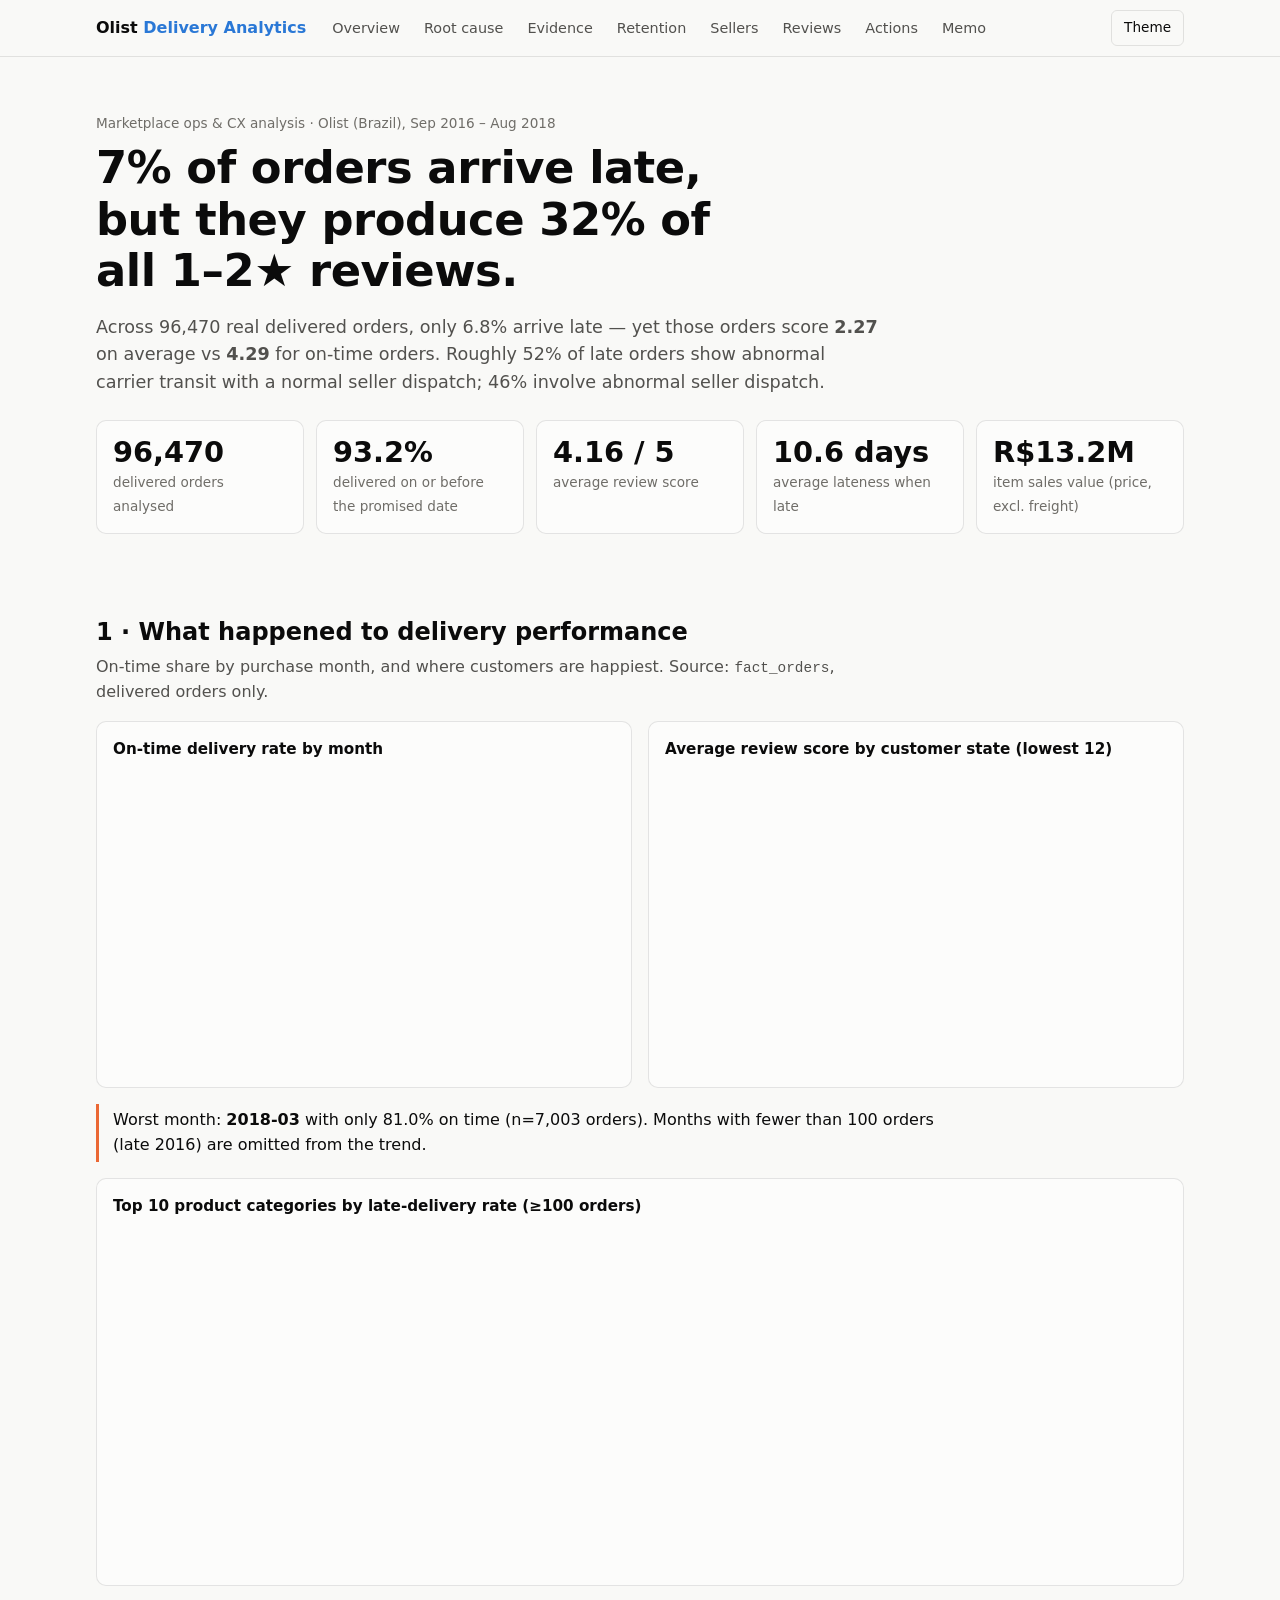
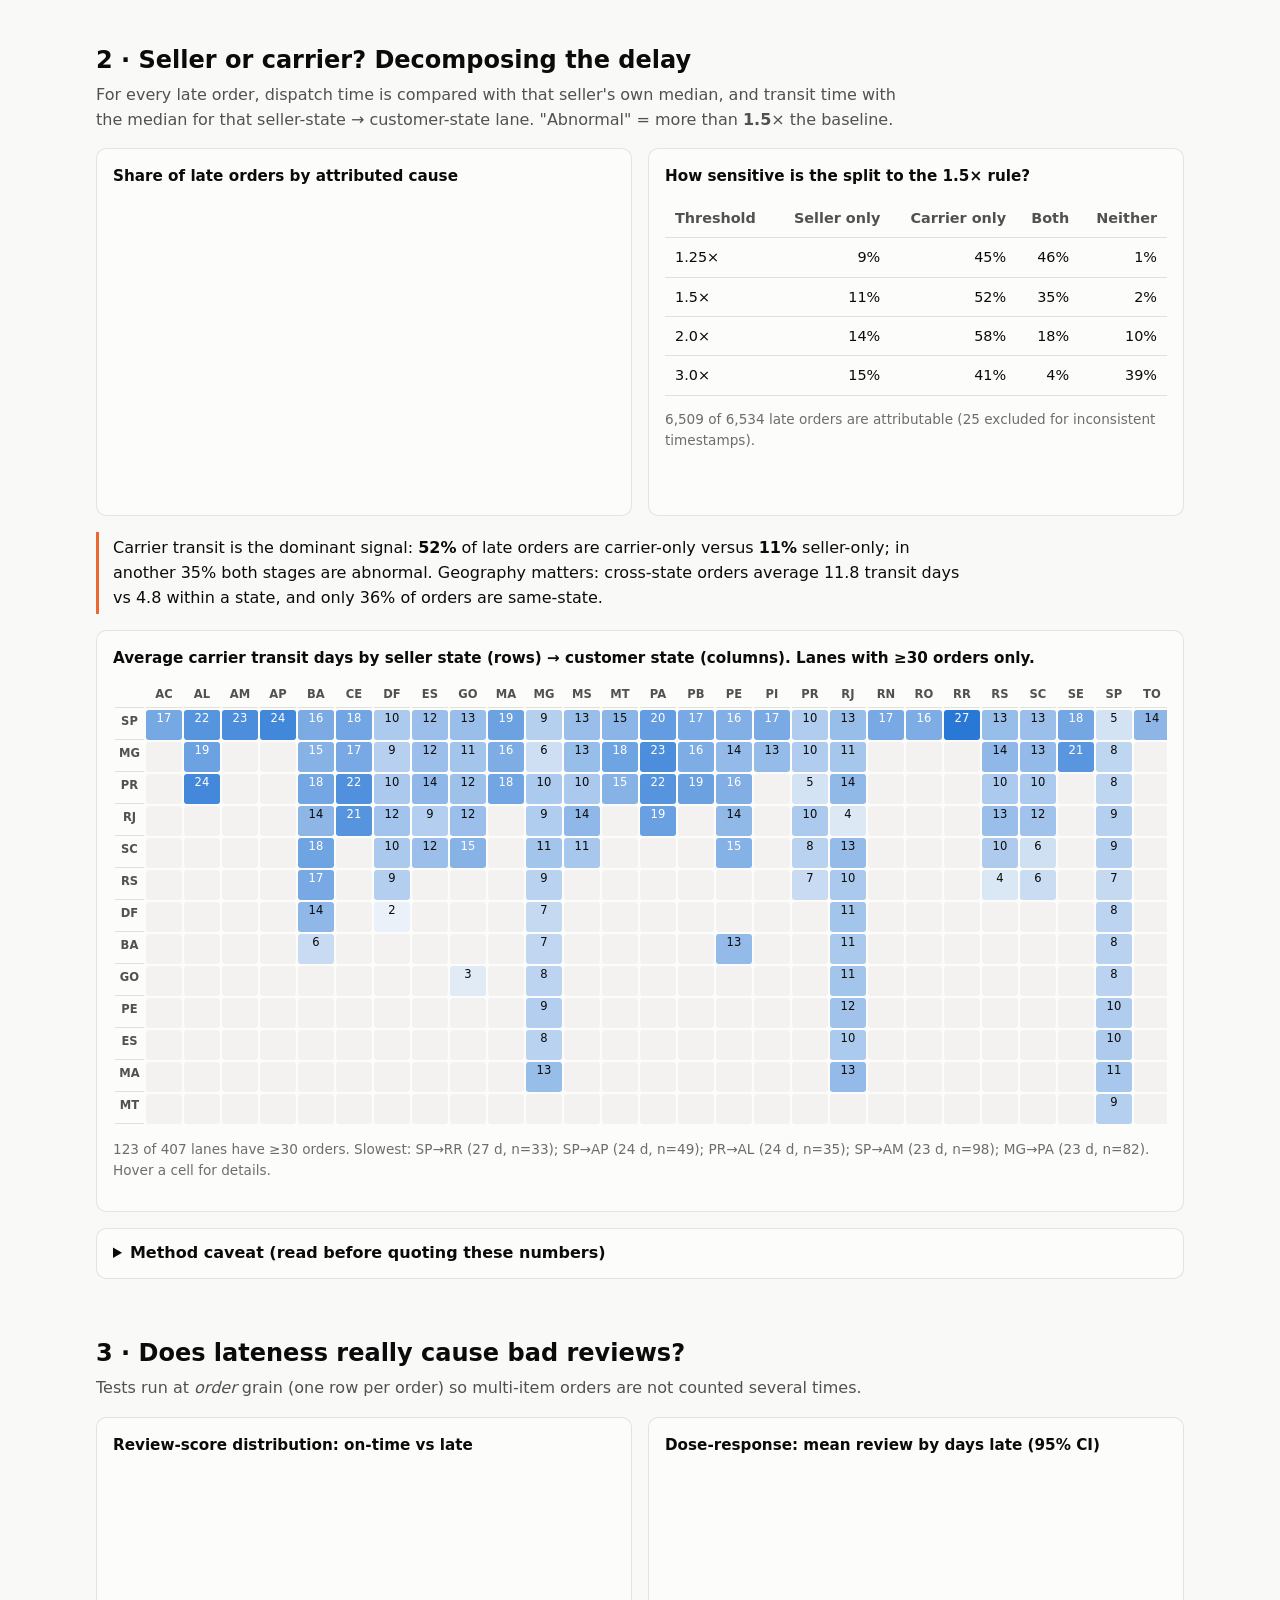
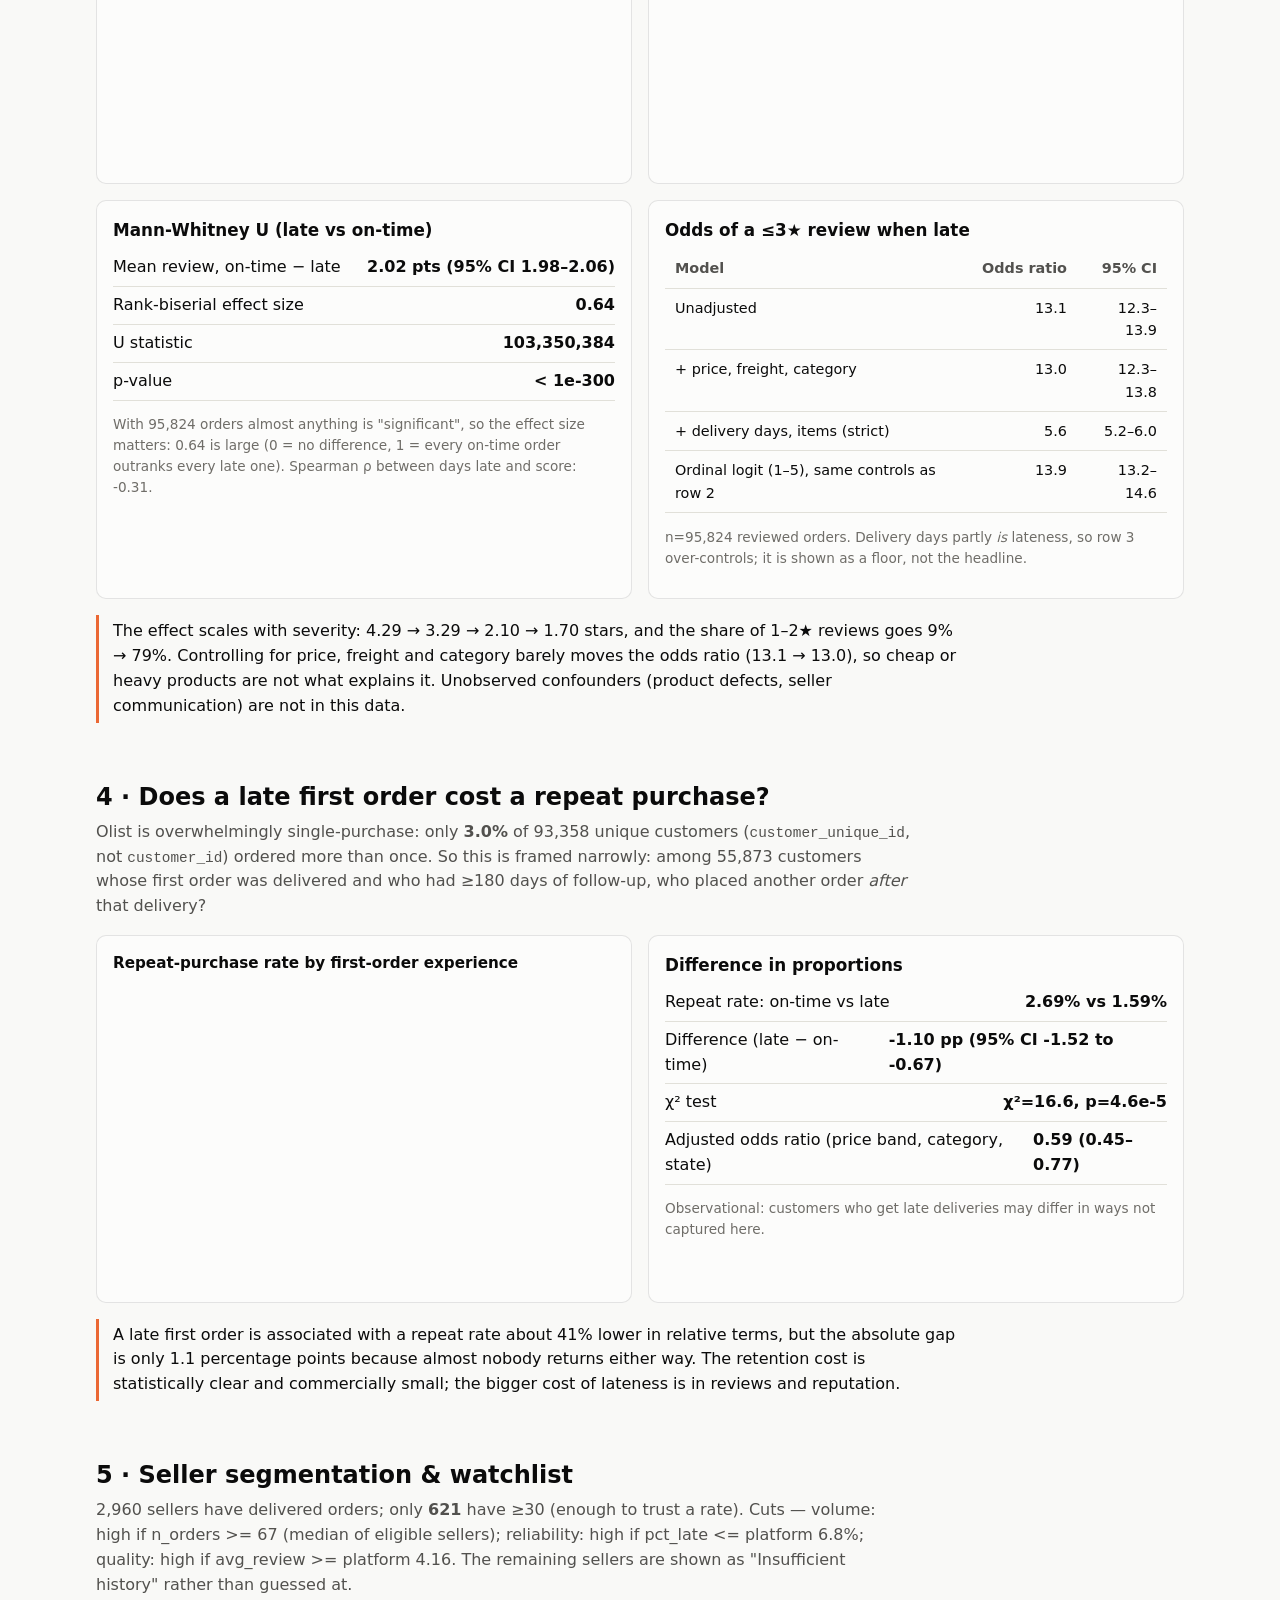
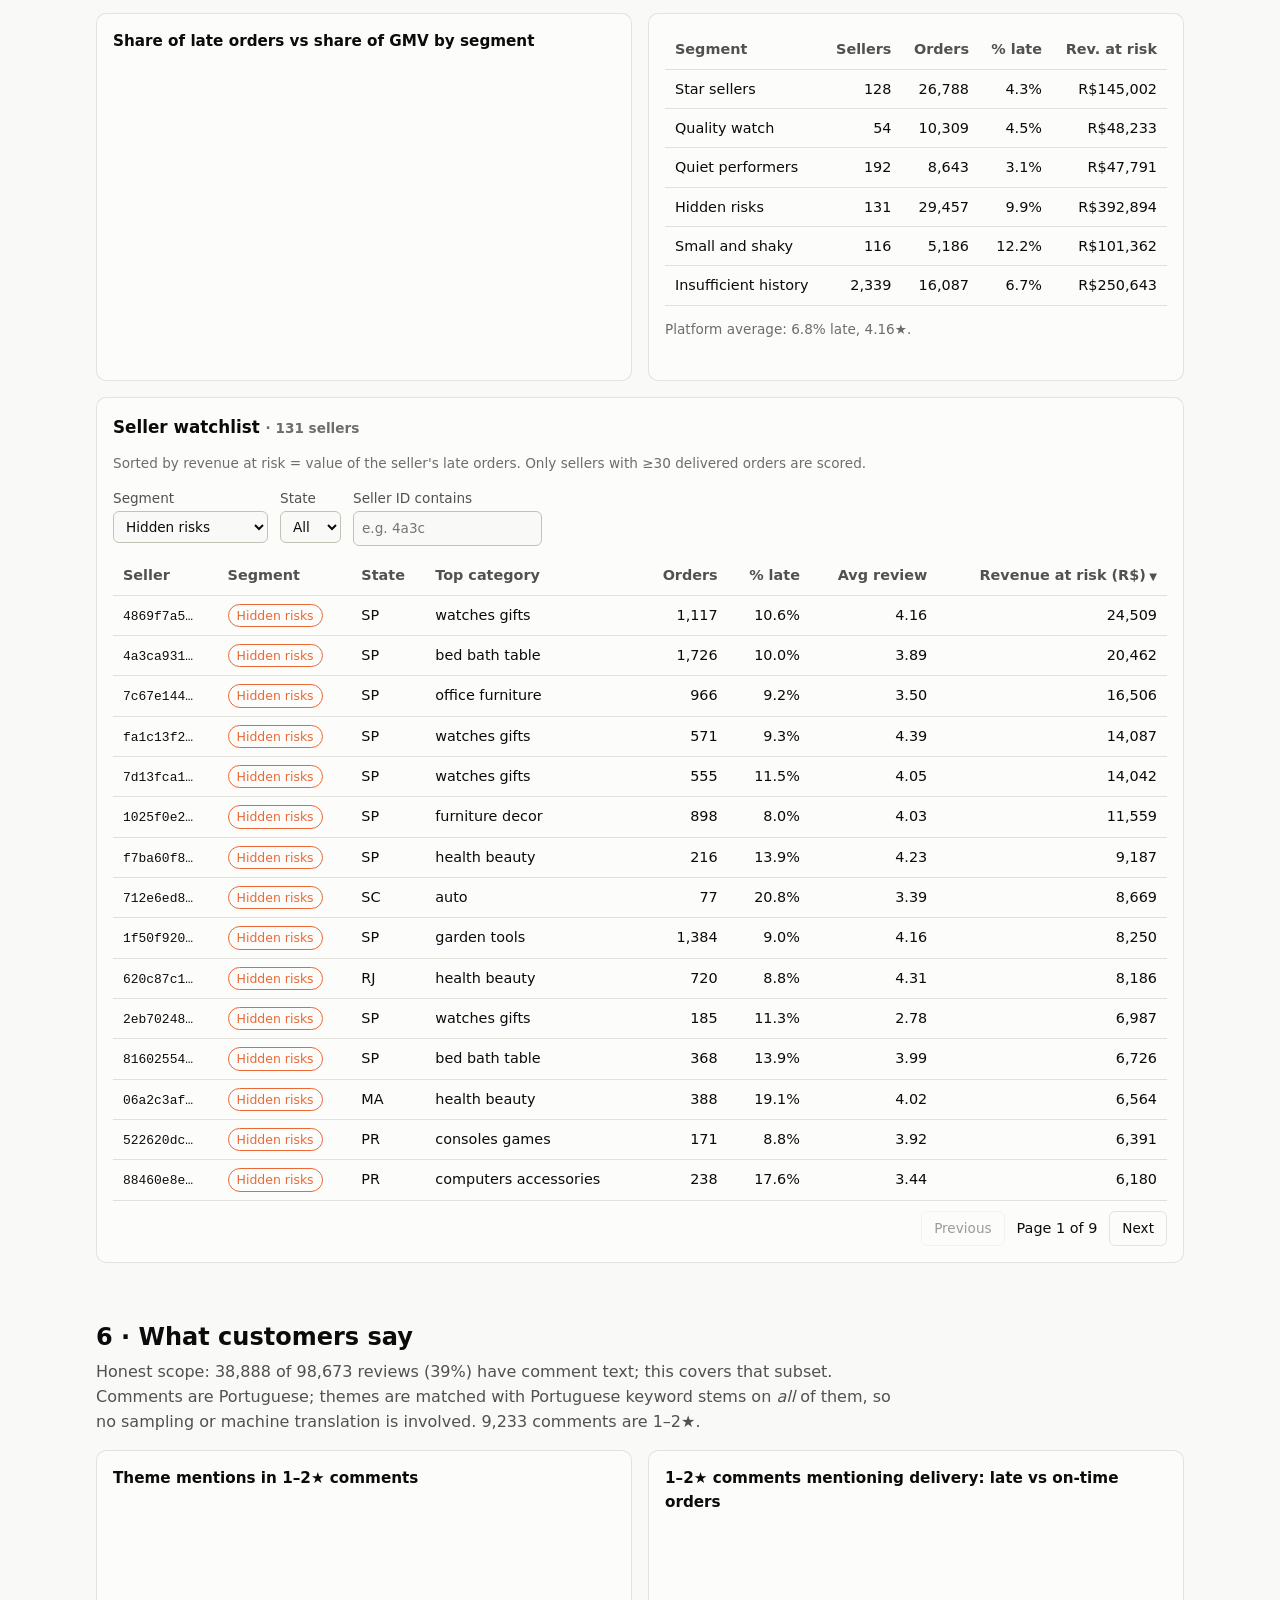
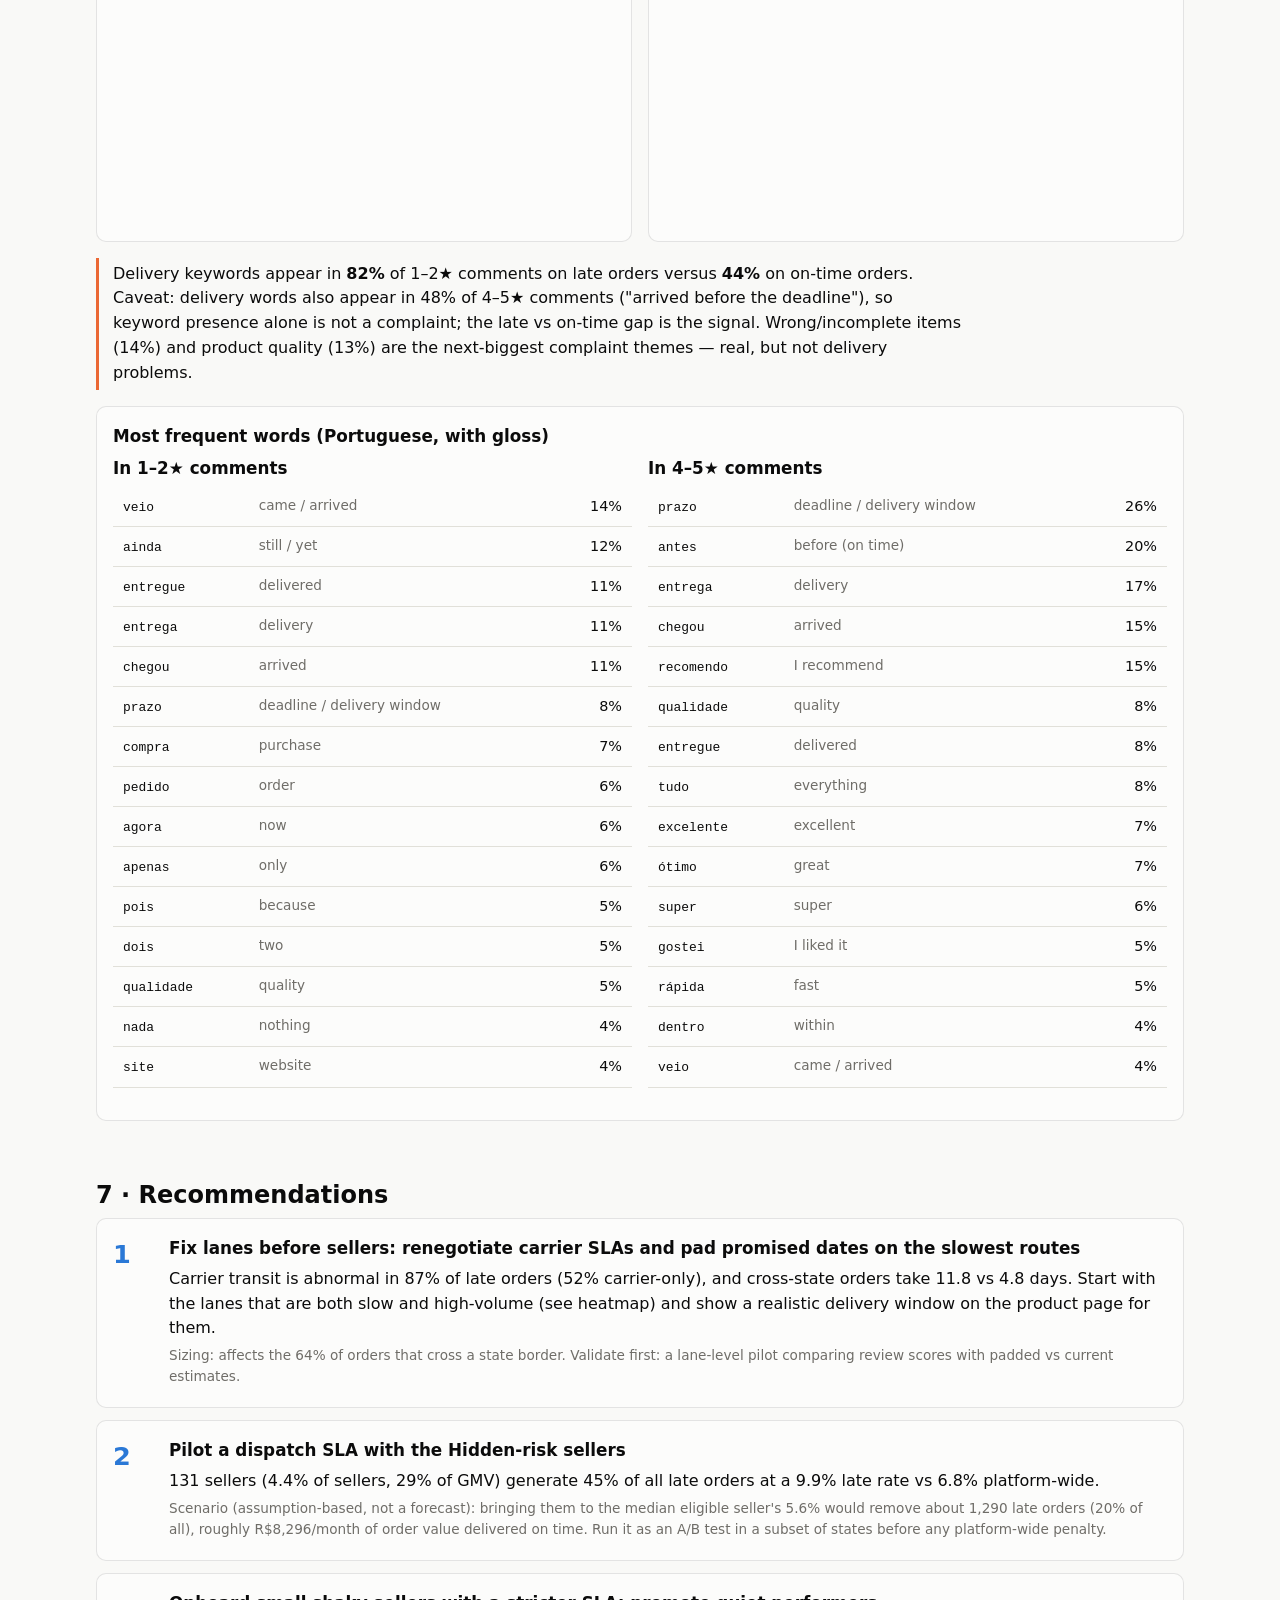
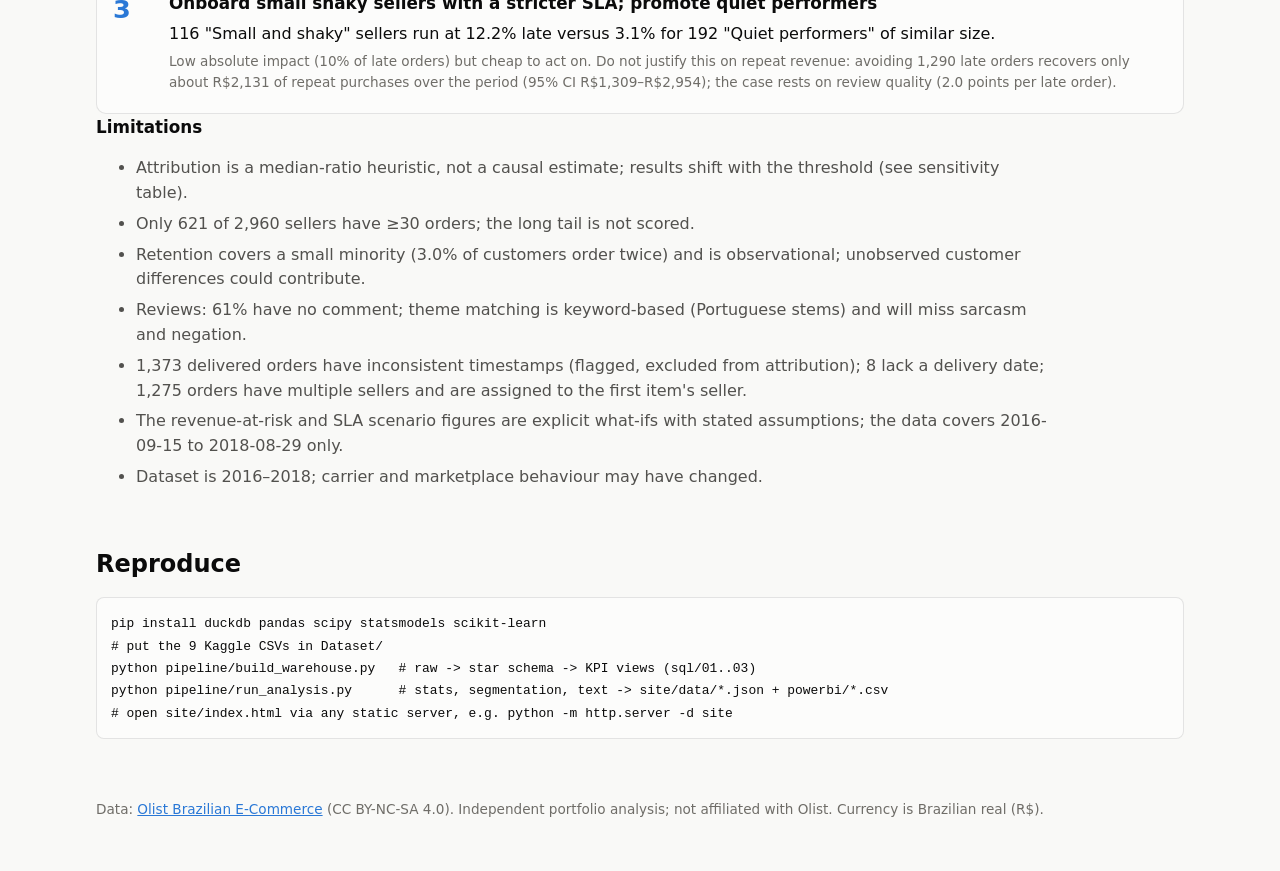
<file: site/index.html>
<!doctype html>
<html lang="en">
<head>
<meta charset="utf-8">
<meta name="viewport" content="width=device-width, initial-scale=1">
<title>Olist Delivery-Experience Analytics</title>
<meta name="description" content="Is it the seller, the carrier, or the product? A root-cause analysis of late deliveries and bad reviews on 96k real Olist marketplace orders.">
<link rel="stylesheet" href="css/styles.css">
</head>
<body>
<a class="skip" href="#main">Skip to content</a>
<header class="top">
  <div class="wrap top-in">
    <a class="brand" href="#top">Olist <span>Delivery Analytics</span></a>
    <nav aria-label="Sections">
      <a href="#overview">Overview</a>
      <a href="#root-cause">Root cause</a>
      <a href="#evidence">Evidence</a>
      <a href="#retention">Retention</a>
      <a href="#sellers">Sellers</a>
      <a href="#voice">Reviews</a>
      <a href="#actions">Actions</a>
      <a href="memo.html">Memo</a>
    </nav>
    <button id="theme" class="ghost" aria-label="Toggle light/dark theme">Theme</button>
  </div>
</header>

<main id="main">
  <section class="hero wrap" id="top">
    <p class="eyebrow">Marketplace ops &amp; CX analysis · Olist (Brazil), Sep 2016 – Aug 2018</p>
    <h1 id="hero-title">Late deliveries are a small share of orders and a large share of bad reviews.</h1>
    <p class="lede" id="hero-lede">Loading results…</p>
    <div class="kpis" id="kpis" aria-live="polite"></div>
  </section>

  <noscript><p class="wrap">This site renders its charts from precomputed JSON with JavaScript. Please enable it, or read the README.</p></noscript>

  <section class="wrap" id="overview">
    <h2>1 · What happened to delivery performance</h2>
    <p class="sub">On-time share by purchase month, and where customers are happiest. Source: <code>fact_orders</code>, delivered orders only.</p>
    <div class="grid2">
      <figure class="card"><figcaption>On-time delivery rate by month</figcaption><div class="chart"><canvas id="c-monthly" role="img" aria-label="Line chart of monthly on-time delivery rate"></canvas></div></figure>
      <figure class="card"><figcaption>Average review score by customer state (lowest 12)</figcaption><div class="chart"><canvas id="c-state" role="img" aria-label="Bar chart of average review by state"></canvas></div></figure>
    </div>
    <p class="insight" id="ins-overview"></p>
    <figure class="card"><figcaption>Top 10 product categories by late-delivery rate (≥100 orders)</figcaption><div class="chart tall"><canvas id="c-cats" role="img" aria-label="Bar chart of late rate by category"></canvas></div></figure>
  </section>

  <section class="wrap" id="root-cause">
    <h2>2 · Seller or carrier? Decomposing the delay</h2>
    <p class="sub">For every late order, dispatch time is compared with that seller's own median, and transit time with the median for that seller-state → customer-state lane. "Abnormal" = more than <strong id="ratio"></strong>× the baseline.</p>
    <div class="grid2">
      <figure class="card"><figcaption>Share of late orders by attributed cause</figcaption><div class="chart"><canvas id="c-attr" role="img" aria-label="Bar chart of attribution shares"></canvas></div></figure>
      <figure class="card"><figcaption>How sensitive is the split to the 1.5× rule?</figcaption><div id="sens"></div></figure>
    </div>
    <p class="insight" id="ins-attr"></p>
    <figure class="card"><figcaption>Average carrier transit days by seller state (rows) → customer state (columns). Lanes with ≥30 orders only.</figcaption><div id="heat" class="heat-wrap"></div><p class="note" id="heat-note"></p></figure>
    <details class="caveat"><summary>Method caveat (read before quoting these numbers)</summary>
      <p>This is a heuristic attribution, not a causal estimate: we never observe what transit would have been without the seller's delay. Baselines need ≥30 orders; thinner sellers/lanes fall back to the seller-state / customer-state median (<span id="fallback"></span>). The "seller-first" rule in the original brief labels an order <em>seller_delay</em> whenever dispatch is abnormal even if transit is also abnormal, which is why the 4-way split is shown.</p>
    </details>
  </section>

  <section class="wrap" id="evidence">
    <h2>3 · Does lateness really cause bad reviews?</h2>
    <p class="sub">Tests run at <em>order</em> grain (one row per order) so multi-item orders are not counted several times.</p>
    <div class="grid2">
      <figure class="card"><figcaption>Review-score distribution: on-time vs late</figcaption><div class="chart"><canvas id="c-dist" role="img" aria-label="Grouped bars of review score distribution"></canvas></div></figure>
      <figure class="card"><figcaption>Dose-response: mean review by days late (95% CI)</figcaption><div class="chart"><canvas id="c-dose" role="img" aria-label="Bar chart of mean review by lateness bucket"></canvas></div></figure>
    </div>
    <div class="grid2">
      <div class="card" id="mw"></div>
      <div class="card" id="logit"></div>
    </div>
    <p class="insight" id="ins-evidence"></p>
  </section>

  <section class="wrap" id="retention">
    <h2>4 · Does a late first order cost a repeat purchase?</h2>
    <p class="sub" id="ret-sub"></p>
    <div class="grid2">
      <figure class="card"><figcaption>Repeat-purchase rate by first-order experience</figcaption><div class="chart"><canvas id="c-repeat" role="img" aria-label="Bar chart of repeat rate"></canvas></div></figure>
      <div class="card" id="ret-stats"></div>
    </div>
    <p class="insight" id="ins-ret"></p>
  </section>

  <section class="wrap" id="sellers">
    <h2>5 · Seller segmentation &amp; watchlist</h2>
    <p class="sub" id="seg-sub"></p>
    <div class="grid2">
      <figure class="card"><figcaption>Share of late orders vs share of GMV by segment</figcaption><div class="chart"><canvas id="c-seg" role="img" aria-label="Grouped bars by segment"></canvas></div></figure>
      <div class="card" id="seg-table"></div>
    </div>
    <div class="card">
      <h3>Seller watchlist <span class="muted" id="wl-count"></span></h3>
      <p class="note">Sorted by revenue at risk = value of the seller's late orders. Only sellers with ≥30 delivered orders are scored.</p>
      <div class="filters">
        <label>Segment <select id="f-seg"></select></label>
        <label>State <select id="f-state"></select></label>
        <label>Seller ID contains <input id="f-q" type="search" placeholder="e.g. 4a3c"></label>
      </div>
      <div class="table-wrap"><table id="wl">
        <thead><tr>
          <th data-k="seller_id">Seller</th><th data-k="segment">Segment</th><th data-k="seller_state">State</th>
          <th data-k="category">Top category</th><th data-k="n_orders" class="num">Orders</th>
          <th data-k="pct_late" class="num">% late</th><th data-k="avg_review" class="num">Avg review</th>
          <th data-k="revenue_at_risk" class="num">Revenue at risk (R$)</th>
        </tr></thead><tbody></tbody></table></div>
      <div class="pager"><button id="prev" class="ghost">Previous</button><span id="page-info"></span><button id="next" class="ghost">Next</button></div>
    </div>
  </section>

  <section class="wrap" id="voice">
    <h2>6 · What customers say</h2>
    <p class="sub" id="voice-sub"></p>
    <div class="grid2">
      <figure class="card"><figcaption>Theme mentions in 1–2★ comments</figcaption><div class="chart"><canvas id="c-themes" role="img" aria-label="Bar chart of theme share in negative reviews"></canvas></div></figure>
      <figure class="card"><figcaption>1–2★ comments mentioning delivery: late vs on-time orders</figcaption><div class="chart"><canvas id="c-deliv" role="img" aria-label="Bar chart"></canvas></div></figure>
    </div>
    <p class="insight" id="ins-voice"></p>
    <div class="card"><h3>Most frequent words (Portuguese, with gloss)</h3><div class="grid2" id="terms"></div></div>
  </section>

  <section class="wrap" id="actions">
    <h2>7 · Recommendations</h2>
    <div id="recs" class="recs"></div>
    <h3>Limitations</h3>
    <ul id="limits" class="limits"></ul>
  </section>

  <section class="wrap" id="repro">
    <h2>Reproduce</h2>
<pre><code>pip install duckdb pandas scipy statsmodels scikit-learn
# put the 9 Kaggle CSVs in Dataset/
python pipeline/build_warehouse.py   # raw -> star schema -> KPI views (sql/01..03)
python pipeline/run_analysis.py      # stats, segmentation, text -> site/data/*.json + powerbi/*.csv
# open site/index.html via any static server, e.g. python -m http.server -d site</code></pre>
  </section>
</main>

<footer class="wrap foot">
  <p>Data: <a href="https://www.kaggle.com/datasets/olistbr/brazilian-ecommerce">Olist Brazilian E-Commerce</a> (CC BY-NC-SA 4.0). Independent portfolio analysis; not affiliated with Olist. Currency is Brazilian real (R$).</p>
</footer>

<script src="vendor/chart.umd.min.js"></script>
<script src="js/app.js"></script>
</body>
</html>
</file>
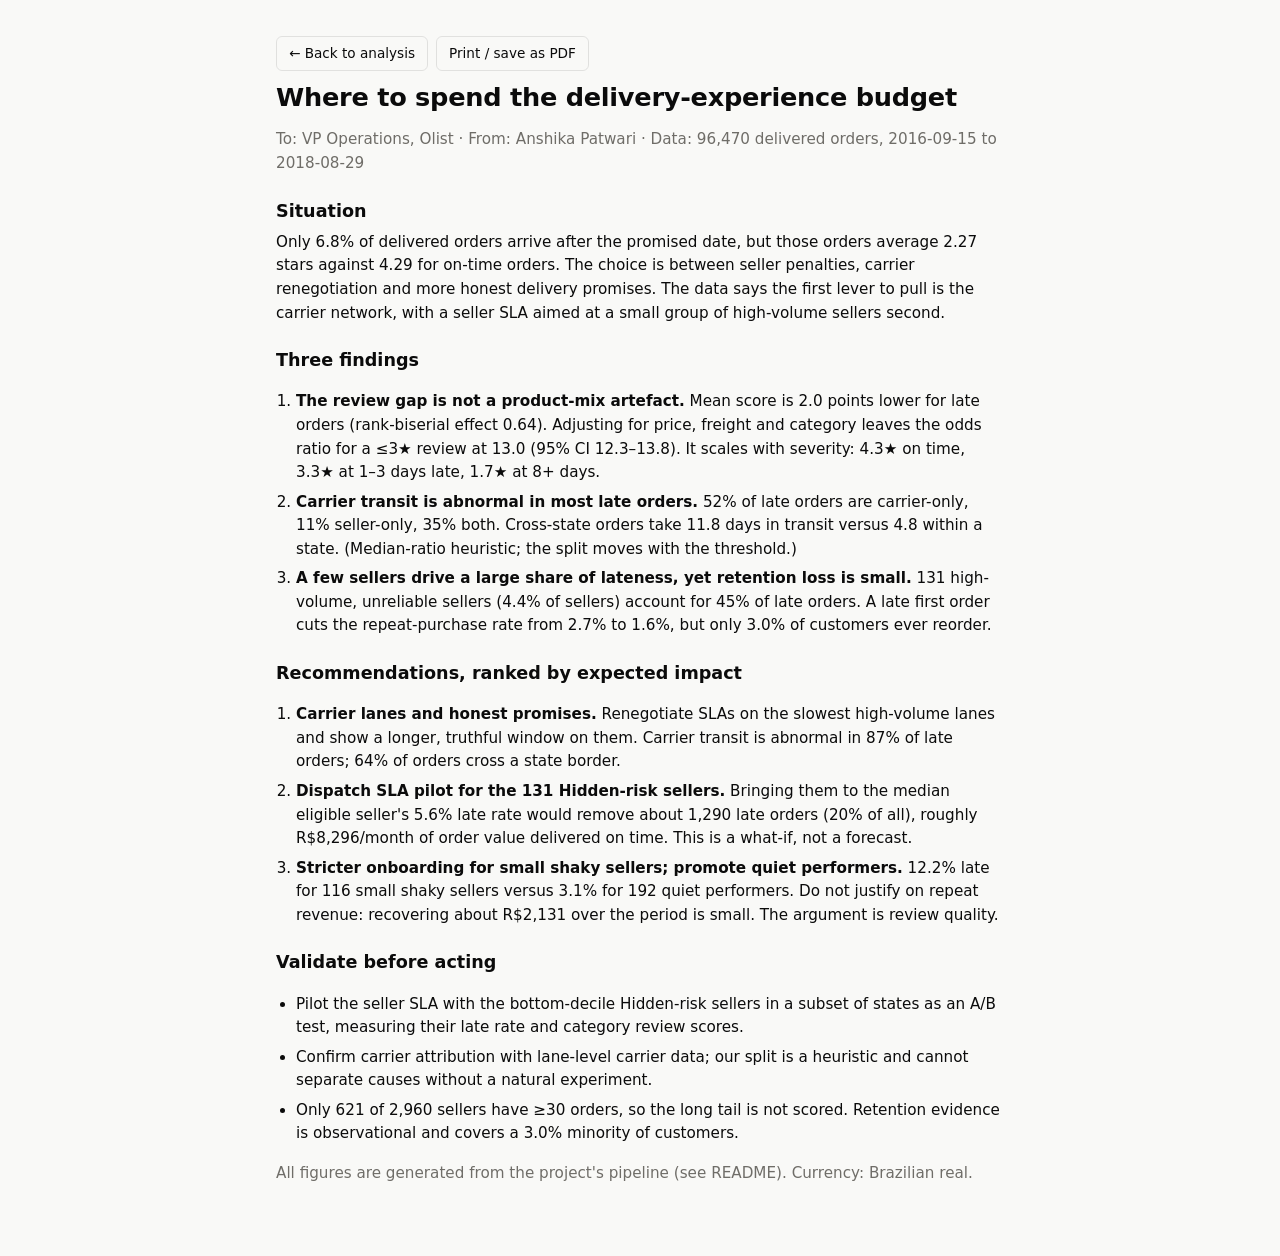
<file: site/memo.html>
<!doctype html>
<html lang="en">
<head>
<meta charset="utf-8">
<meta name="viewport" content="width=device-width, initial-scale=1">
<title>Recommendation Memo · Olist Delivery Analytics</title>
<link rel="stylesheet" href="css/styles.css">
<style>
  .memo{max-width:760px;margin:0 auto;padding:24px 16px 64px}
  .memo h1{font-size:1.6rem;max-width:none}.memo h2{font-size:1.1rem;margin:22px 0 6px}
  .memo p,.memo li{font-size:.95rem;margin:6px 0}.memo ol,.memo ul{padding-left:20px}
  .meta{color:var(--muted);font-size:.85rem}
  .bar{display:flex;gap:8px;margin:12px 0}
  @media print{@page{margin:14mm}.memo{padding:0}.memo h2{margin-top:14px}.bar{display:none}}
</style>
</head>
<body>
<article class="memo" id="memo"><p>Loading…</p></article>
<script>
(async () => {
  const pct = (x, d = 0) => (x * 100).toFixed(d) + "%";
  const num = (x, d = 0) => Number(x).toLocaleString("en-US", { maximumFractionDigits: d, minimumFractionDigits: d });
  const brl = (x) => "R$" + num(x);
  let R;
  try { R = await (await fetch("data/results.json")).json(); }
  catch (e) { document.getElementById("memo").textContent = "Could not load data/results.json — serve this folder over HTTP."; return; }
  const k = R.kpis, mw = R.mann_whitney, L = R.logit, att = R.attribution, rp = R.repeat_purchase, sc = R.scenario, dq = R.data_quality,
        seg = (n) => R.segmentation.segments.find((s) => s.segment === n), hr = seg("Hidden risks"), ss = seg("Small and shaky"), qp = seg("Quiet performers"),
        l = R.lane_summary, d = (n) => att.detail.find((x) => x.delay_attribution_detail === n), dr = R.dose_response;
  document.getElementById("memo").innerHTML = `
  <div class="bar"><a class="ghost" href="index.html" style="text-decoration:none">← Back to analysis</a><button class="ghost" onclick="print()">Print / save as PDF</button></div>
  <h1>Where to spend the delivery-experience budget</h1>
  <p class="meta">To: VP Operations, Olist · From: Anshika Patwari · Data: ${num(k.total_orders)} delivered orders, ${dq.date_min} to ${dq.date_max}</p>

  <h2>Situation</h2>
  <p>Only ${pct(1 - k.on_time_pct, 1)} of delivered orders arrive after the promised date, but those orders average ${num(mw.distribution.late.mean, 2)} stars against ${num(mw.distribution.on_time.mean, 2)} for on-time orders. The choice is between seller penalties, carrier renegotiation and more honest delivery promises. The data says the first lever to pull is the carrier network, with a seller SLA aimed at a small group of high-volume sellers second.</p>

  <h2>Three findings</h2>
  <ol>
    <li><b>The review gap is not a product-mix artefact.</b> Mean score is ${num(mw.mean_diff, 1)} points lower for late orders (rank-biserial effect ${num(mw.rank_biserial, 2)}). Adjusting for price, freight and category leaves the odds ratio for a ≤3★ review at ${num(L.adjusted_price_freight_category.odds_ratio, 1)} (95% CI ${num(L.adjusted_price_freight_category.ci95[0], 1)}–${num(L.adjusted_price_freight_category.ci95[1], 1)}). It scales with severity: ${num(dr[0].mean, 1)}★ on time, ${num(dr[1].mean, 1)}★ at 1–3 days late, ${num(dr[3].mean, 1)}★ at 8+ days.</li>
    <li><b>Carrier transit is abnormal in most late orders.</b> ${pct(d("carrier_only").pct_orders)} of late orders are carrier-only, ${pct(d("seller_only").pct_orders)} seller-only, ${pct(d("both").pct_orders)} both. Cross-state orders take ${num(l.cross_state_avg, 1)} days in transit versus ${num(l.same_state_avg, 1)} within a state. (Median-ratio heuristic; the split moves with the threshold.)</li>
    <li><b>A few sellers drive a large share of lateness, yet retention loss is small.</b> ${num(hr.sellers)} high-volume, unreliable sellers (${pct(hr.pct_sellers, 1)} of sellers) account for ${pct(hr.pct_late_orders)} of late orders. A late first order cuts the repeat-purchase rate from ${pct(rp.repeat_rate_ontime, 1)} to ${pct(rp.repeat_rate_late, 1)}, but only ${pct(rp.pct_customers_with_2plus_orders, 1)} of customers ever reorder.</li>
  </ol>

  <h2>Recommendations, ranked by expected impact</h2>
  <ol>
    <li><b>Carrier lanes and honest promises.</b> Renegotiate SLAs on the slowest high-volume lanes and show a longer, truthful window on them. Carrier transit is abnormal in ${pct(att.sensitivity["1.5"].carrier_involved)} of late orders; ${pct(1 - l.same_state_share)} of orders cross a state border.</li>
    <li><b>Dispatch SLA pilot for the ${num(hr.sellers)} Hidden-risk sellers.</b> Bringing them to the median eligible seller's ${pct(sc.target_pct_late, 1)} late rate would remove about ${num(sc.late_orders_avoided)} late orders (${pct(sc.pct_of_all_late_orders)} of all), roughly ${brl(sc.gmv_per_month)}/month of order value delivered on time. This is a what-if, not a forecast.</li>
    <li><b>Stricter onboarding for small shaky sellers; promote quiet performers.</b> ${pct(ss.pct_late_rate, 1)} late for ${num(ss.sellers)} small shaky sellers versus ${pct(qp.pct_late_rate, 1)} for ${num(qp.sellers)} quiet performers. Do not justify on repeat revenue: recovering about ${brl(sc.repeat_revenue_recovered)} over the period is small. The argument is review quality.</li>
  </ol>

  <h2>Validate before acting</h2>
  <ul>
    <li>Pilot the seller SLA with the bottom-decile Hidden-risk sellers in a subset of states as an A/B test, measuring their late rate and category review scores.</li>
    <li>Confirm carrier attribution with lane-level carrier data; our split is a heuristic and cannot separate causes without a natural experiment.</li>
    <li>Only ${num(R.segmentation.sellers_eligible)} of ${num(R.segmentation.sellers_total)} sellers have ≥30 orders, so the long tail is not scored. Retention evidence is observational and covers a ${pct(rp.pct_customers_with_2plus_orders, 1)} minority of customers.</li>
  </ul>
  <p class="meta">All figures are generated from the project's pipeline (see README). Currency: Brazilian real.</p>`;
})();
</script>
</body>
</html>
</file>
<file: site/css/styles.css>
:root{
  color-scheme: light;
  --bg:#f9f9f7; --surface:#fcfcfb; --ink:#0b0b0b; --ink2:#52514e; --muted:#6f6d68;
  --grid:#e1e0d9; --axis:#c3c2b7; --border:rgba(11,11,11,.10);
  --s1:#2a78d6; --s2:#eb6834; --s3:#1baf7a; --s4:#eda100;
  --seq100:#cde2fb; --seq300:#6da7ec; --seq450:#2a78d6; --seq600:#184f95; --seq700:#0d366b;
  --good:#006300; --crit:#d03b3b;
}
@media (prefers-color-scheme: dark){
  :root:where(:not([data-theme="light"])){
    color-scheme: dark;
    --bg:#0d0d0d; --surface:#1a1a19; --ink:#f0efec; --ink2:#c3c2b7; --muted:#a09e96;
    --grid:#2c2c2a; --axis:#383835; --border:rgba(255,255,255,.10);
    --s1:#3987e5; --s2:#d95926; --s3:#199e70; --s4:#c98500;
    --seq100:#104281; --seq300:#1c5cab; --seq450:#2a78d6; --seq600:#6da7ec; --seq700:#9ec5f4;
    --good:#0ca30c; --crit:#e66767;
  }
}
:root[data-theme="dark"]{
  color-scheme: dark;
  --bg:#0d0d0d; --surface:#1a1a19; --ink:#f0efec; --ink2:#c3c2b7; --muted:#a09e96;
  --grid:#2c2c2a; --axis:#383835; --border:rgba(255,255,255,.10);
  --s1:#3987e5; --s2:#d95926; --s3:#199e70; --s4:#c98500;
  --seq100:#104281; --seq300:#1c5cab; --seq450:#2a78d6; --seq600:#6da7ec; --seq700:#9ec5f4;
  --good:#0ca30c; --crit:#e66767;
}
*{box-sizing:border-box}
html{scroll-behavior:smooth;scroll-padding-top:72px}
body{margin:0;background:var(--bg);color:var(--ink);font:16px/1.55 system-ui,-apple-system,"Segoe UI",sans-serif}
.wrap{max-width:1120px;margin:0 auto;padding:0 16px}
.skip{position:absolute;left:-999px}.skip:focus{left:8px;top:8px;background:var(--surface);padding:8px;z-index:20}
a{color:var(--s1)}
code,pre{font-family:ui-monospace,Consolas,monospace;font-size:.9em}
pre{background:var(--surface);border:1px solid var(--border);border-radius:8px;padding:14px;overflow:auto}
.top{position:sticky;top:0;z-index:10;background:color-mix(in srgb,var(--bg) 92%,transparent);backdrop-filter:blur(8px);border-bottom:1px solid var(--border)}
.top-in{display:flex;align-items:center;gap:16px;height:56px}
.brand{font-weight:700;text-decoration:none;color:var(--ink);white-space:nowrap}.brand span{color:var(--s1)}
nav{display:flex;gap:4px;flex:1;min-width:0;overflow-x:auto;scrollbar-width:none}
nav a{padding:6px 10px;border-radius:6px;text-decoration:none;color:var(--ink2);font-size:.9rem;white-space:nowrap}
nav a:hover{background:var(--grid);color:var(--ink)}
.ghost{background:transparent;border:1px solid var(--border);color:var(--ink);padding:6px 12px;border-radius:6px;cursor:pointer;font:inherit;font-size:.85rem}
.ghost:hover:not(:disabled){background:var(--grid)}.ghost:disabled{opacity:.4;cursor:default}
:focus-visible{outline:2px solid var(--s1);outline-offset:2px}
.hero{padding-top:56px;padding-bottom:24px}
.eyebrow{color:var(--muted);font-size:.85rem;margin:0 0 8px}
h1{font-size:clamp(1.8rem,4.5vw,2.8rem);line-height:1.15;margin:0 0 16px;max-width:22ch;letter-spacing:-.01em}
.lede{font-size:1.1rem;color:var(--ink2);max-width:70ch}
h2{font-size:1.5rem;margin:56px 0 4px}h3{margin:0 0 6px;font-size:1.05rem}
.sub{color:var(--ink2);margin:0 0 16px;max-width:80ch}
.kpis{display:grid;grid-template-columns:repeat(auto-fit,minmax(160px,1fr));gap:12px;margin-top:24px}
.kpi{background:var(--surface);border:1px solid var(--border);border-radius:10px;padding:14px 16px}
.kpi b{display:block;font-size:1.8rem;line-height:1.2}.kpi span{color:var(--muted);font-size:.85rem}
.grid2{display:grid;grid-template-columns:1fr 1fr;gap:16px;margin-bottom:16px}
@media(max-width:820px){.grid2{grid-template-columns:1fr}}
.card{background:var(--surface);border:1px solid var(--border);border-radius:10px;padding:16px;margin:0 0 16px;min-width:0;overflow-x:auto}
.grid2 .card{margin:0}
figcaption{font-weight:600;font-size:.95rem;margin-bottom:10px}
.chart{position:relative;height:300px}.chart.tall{height:340px}
.insight{border-left:3px solid var(--s2);padding:4px 0 4px 14px;margin:8px 0 16px;color:var(--ink);max-width:85ch}
.note,.muted{color:var(--muted);font-size:.85rem}
.caveat{background:var(--surface);border:1px solid var(--border);border-radius:10px;padding:12px 16px}
.caveat summary{cursor:pointer;font-weight:600}
table{border-collapse:collapse;width:100%;font-size:.9rem}
th,td{padding:8px 10px;border-bottom:1px solid var(--grid);text-align:left;vertical-align:top}
th{color:var(--ink2);font-weight:600;white-space:nowrap}
td.num,th.num{text-align:right;font-variant-numeric:tabular-nums}
.table-wrap,.heat-wrap{overflow-x:auto}
#wl th{cursor:pointer}#wl th[aria-sort]::after{content:" ▲";font-size:.7em}#wl th[aria-sort="descending"]::after{content:" ▼"}
.filters{display:flex;flex-wrap:wrap;gap:12px;margin:10px 0}
.filters label{font-size:.85rem;color:var(--ink2);display:flex;flex-direction:column;gap:2px}
select,input{font:inherit;padding:6px 8px;border-radius:6px;border:1px solid var(--axis);background:var(--bg);color:var(--ink)}
.pager{display:flex;gap:12px;align-items:center;justify-content:flex-end;margin-top:10px;font-size:.9rem}
.heat{font-size:.72rem;border-collapse:separate;border-spacing:2px}
.heat th{padding:3px 4px;text-align:center;color:var(--ink2)}
.heat td{width:36px;min-width:36px;height:30px;padding:0;text-align:center;border:0;border-radius:3px;font-variant-numeric:tabular-nums}
.heat td.na{background:var(--grid);opacity:.35}
.pill{display:inline-block;padding:1px 8px;border-radius:99px;font-size:.78rem;border:1px solid var(--border)}
.pill.hr{border-color:var(--s2);color:var(--s2)}.pill.st{border-color:var(--s1);color:var(--s1)}
.recs{display:grid;gap:12px}
.rec{display:grid;grid-template-columns:44px 1fr;gap:12px;background:var(--surface);border:1px solid var(--border);border-radius:10px;padding:16px}
.rec .n{font-size:1.6rem;font-weight:700;color:var(--s1)}
.rec p{margin:4px 0}
.limits li{margin:6px 0;color:var(--ink2);max-width:90ch}
.foot{color:var(--muted);font-size:.85rem;padding:32px 16px 48px}
.stat-row{display:flex;justify-content:space-between;gap:12px;padding:6px 0;border-bottom:1px solid var(--grid)}
.stat-row:last-child{border:0}
.stat-row b{font-variant-numeric:tabular-nums}
@media print{.top,#theme,.filters,.pager{display:none}body{background:#fff}}
@media(prefers-reduced-motion:reduce){html{scroll-behavior:auto}}
</file>
